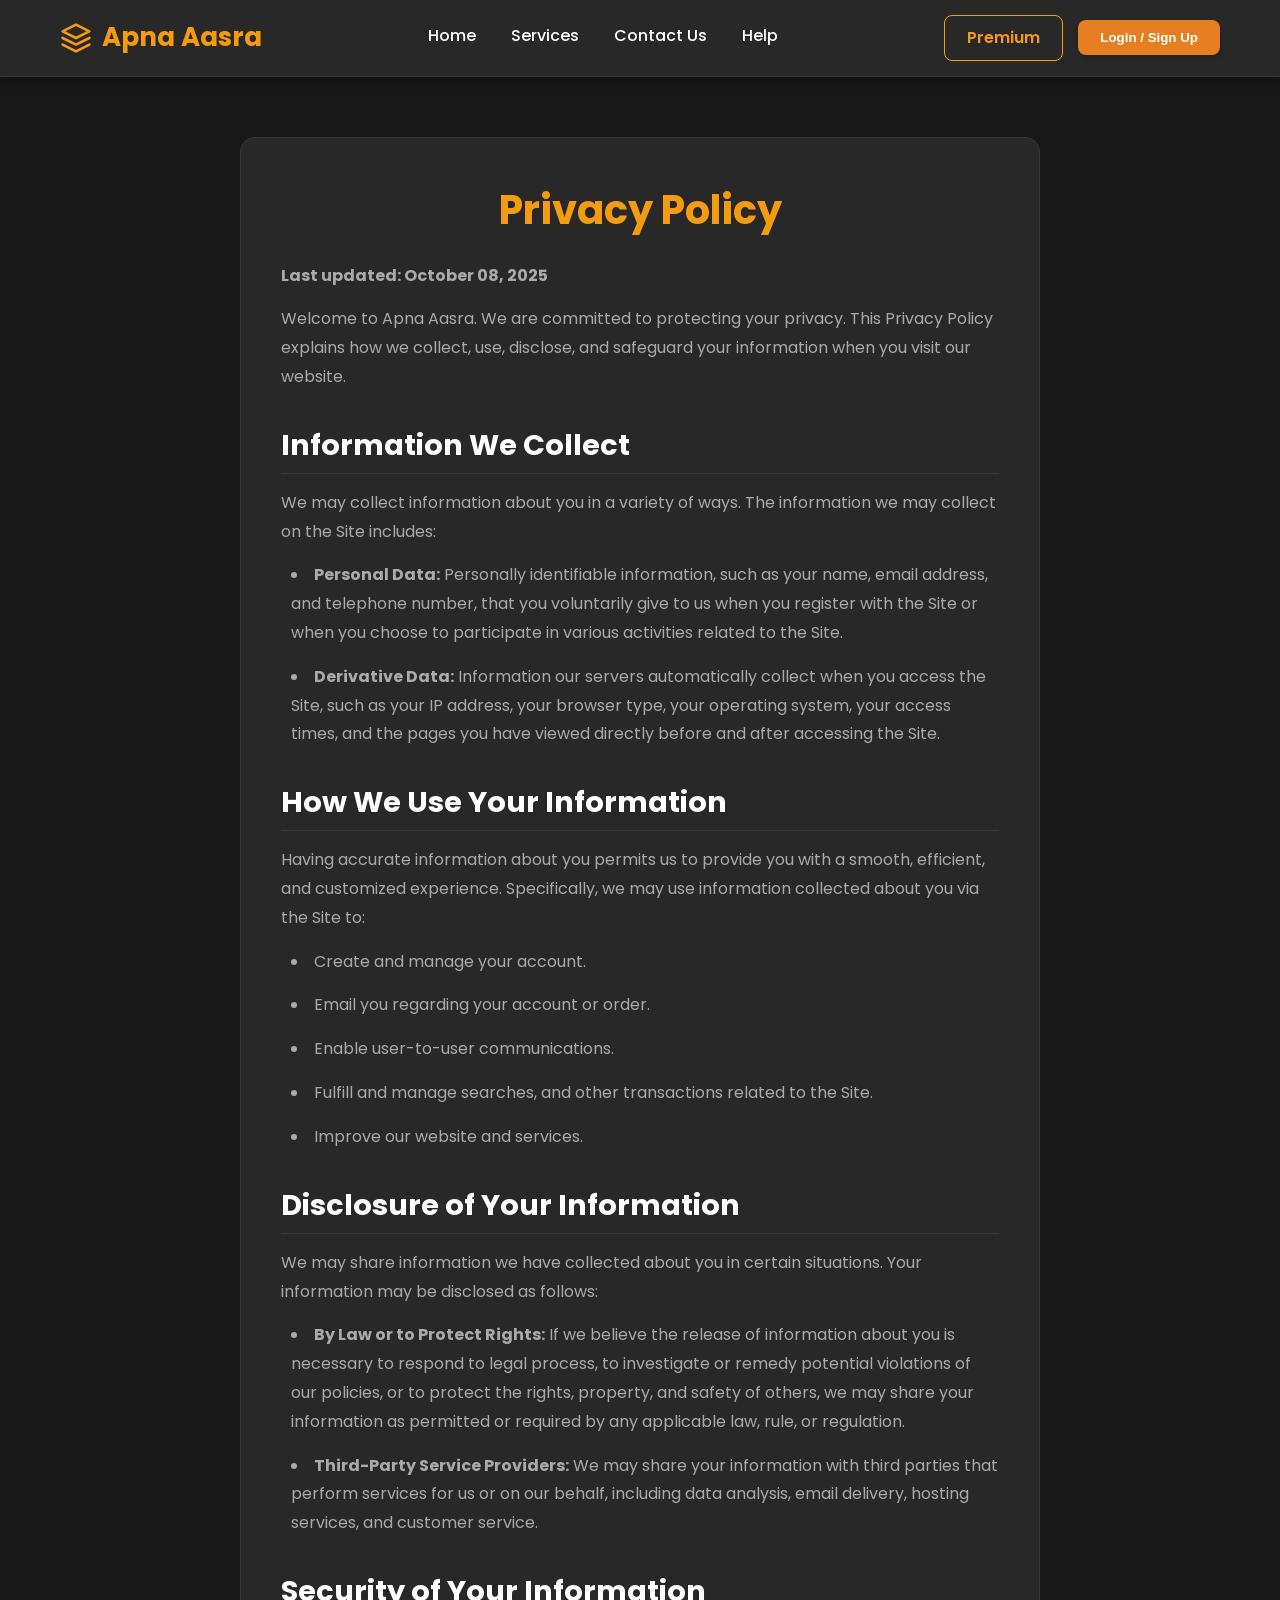
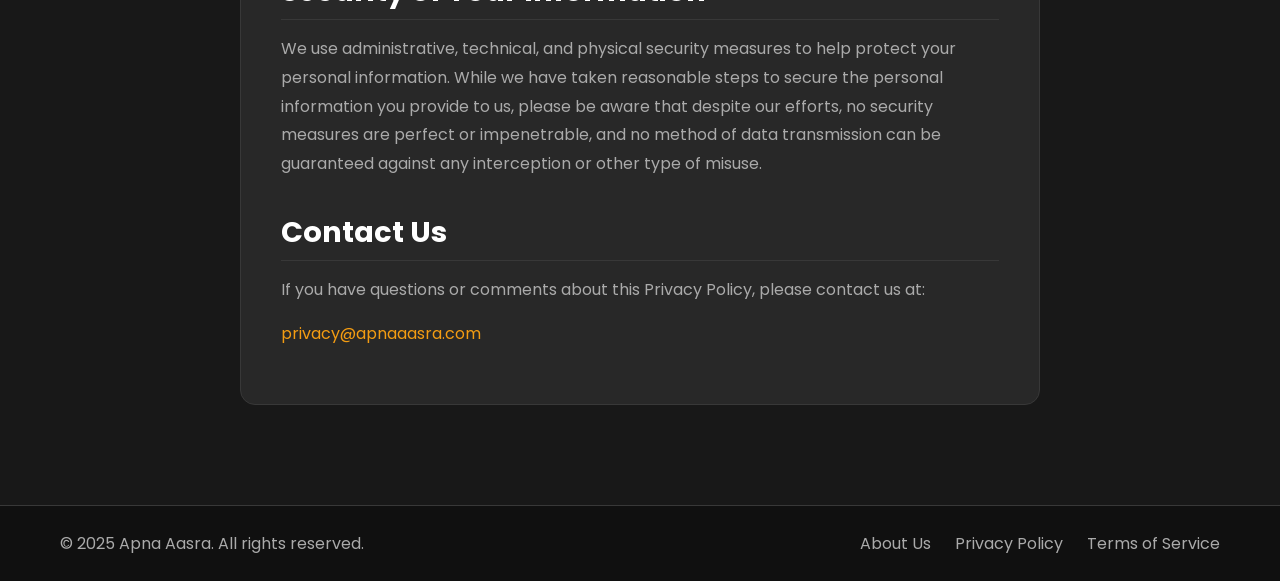
<file: privacy.html>
<!DOCTYPE html>
<html lang="en">
<head>
    <meta charset="UTF-8">
    <meta name="viewport" content="width=device-width, initial-scale=1.0">
    <title>Privacy Policy - Apna Aasra</title>
    <link rel="stylesheet" href="style.css">
</head>
<body>

    <!-- Header -->
    <header class="header">
        <div class="container navbar-content">
            <a href="index.html" class="logo">
                <svg class="logo-icon" width="32" height="32" viewBox="0 0 24 24" fill="none" xmlns="http://www.w3.org/2000/svg">
                    <path d="M12 2L2 7l10 5 10-5-10-5zM2 17l10 5 10-5" stroke-width="2" stroke-linecap="round" stroke-linejoin="round"/>
                    <path d="M2 12l10 5 10-5" stroke-width="2" stroke-linecap="round" stroke-linejoin="round"/>
                </svg>
                Apna Aasra
            </a>
            <nav class="nav-links">
                <a href="index.html">Home</a>
                <a href="#">Services</a>
                <a href="mailto:jugnu.xd@gmail.com">Contact Us</a>
                <a href="#">Help</a>
            </nav>
            <div class="header-actions">
                <a href="#" class="premium-button">Premium</a>
                <button id="login-cta" class="cta-button">Login / Sign Up</button>
            </div>
        </div>
    </header>

    <!-- Main Content for Privacy Policy -->
    <main class="legal-content-section">
        <div class="container">
            <div class="legal-content">
                <h1>Privacy Policy</h1>
                <p><strong>Last updated: October 08, 2025</strong></p>

                <p>Welcome to Apna Aasra. We are committed to protecting your privacy. This Privacy Policy explains how we collect, use, disclose, and safeguard your information when you visit our website.</p>

                <h2>Information We Collect</h2>
                <p>We may collect information about you in a variety of ways. The information we may collect on the Site includes:</p>
                <ul>
                    <li><strong>Personal Data:</strong> Personally identifiable information, such as your name, email address, and telephone number, that you voluntarily give to us when you register with the Site or when you choose to participate in various activities related to the Site.</li>
                    <li><strong>Derivative Data:</strong> Information our servers automatically collect when you access the Site, such as your IP address, your browser type, your operating system, your access times, and the pages you have viewed directly before and after accessing the Site.</li>
                </ul>

                <h2>How We Use Your Information</h2>
                <p>Having accurate information about you permits us to provide you with a smooth, efficient, and customized experience. Specifically, we may use information collected about you via the Site to:</p>
                <ul>
                    <li>Create and manage your account.</li>
                    <li>Email you regarding your account or order.</li>
                    <li>Enable user-to-user communications.</li>
                    <li>Fulfill and manage searches, and other transactions related to the Site.</li>
                    <li>Improve our website and services.</li>
                </ul>

                <h2>Disclosure of Your Information</h2>
                <p>We may share information we have collected about you in certain situations. Your information may be disclosed as follows:</p>
                <ul>
                    <li><strong>By Law or to Protect Rights:</strong> If we believe the release of information about you is necessary to respond to legal process, to investigate or remedy potential violations of our policies, or to protect the rights, property, and safety of others, we may share your information as permitted or required by any applicable law, rule, or regulation.</li>
                    <li><strong>Third-Party Service Providers:</strong> We may share your information with third parties that perform services for us or on our behalf, including data analysis, email delivery, hosting services, and customer service.</li>
                </ul>
                
                <h2>Security of Your Information</h2>
                <p>We use administrative, technical, and physical security measures to help protect your personal information. While we have taken reasonable steps to secure the personal information you provide to us, please be aware that despite our efforts, no security measures are perfect or impenetrable, and no method of data transmission can be guaranteed against any interception or other type of misuse.</p>

                <h2>Contact Us</h2>
                <p>If you have questions or comments about this Privacy Policy, please contact us at:</p>
                <p><a href="mailto:privacy@apnaaasra.com">privacy@apnaaasra.com</a></p>
            </div>
        </div>
    </main>


    <!-- Footer -->
    <footer class="footer">
        <div class="container">
            <p>&copy; 2025 Apna Aasra. All rights reserved.</p>
            <div class="footer-links">
                <a href="about.html">About Us</a>
                <a href="privacy.html">Privacy Policy</a>
                <a href="#">Terms of Service</a>
            </div>
        </div>
    </footer>

    <!-- JS Link -->
    <script src="script.js"></script>

</body>
</html>
</file>
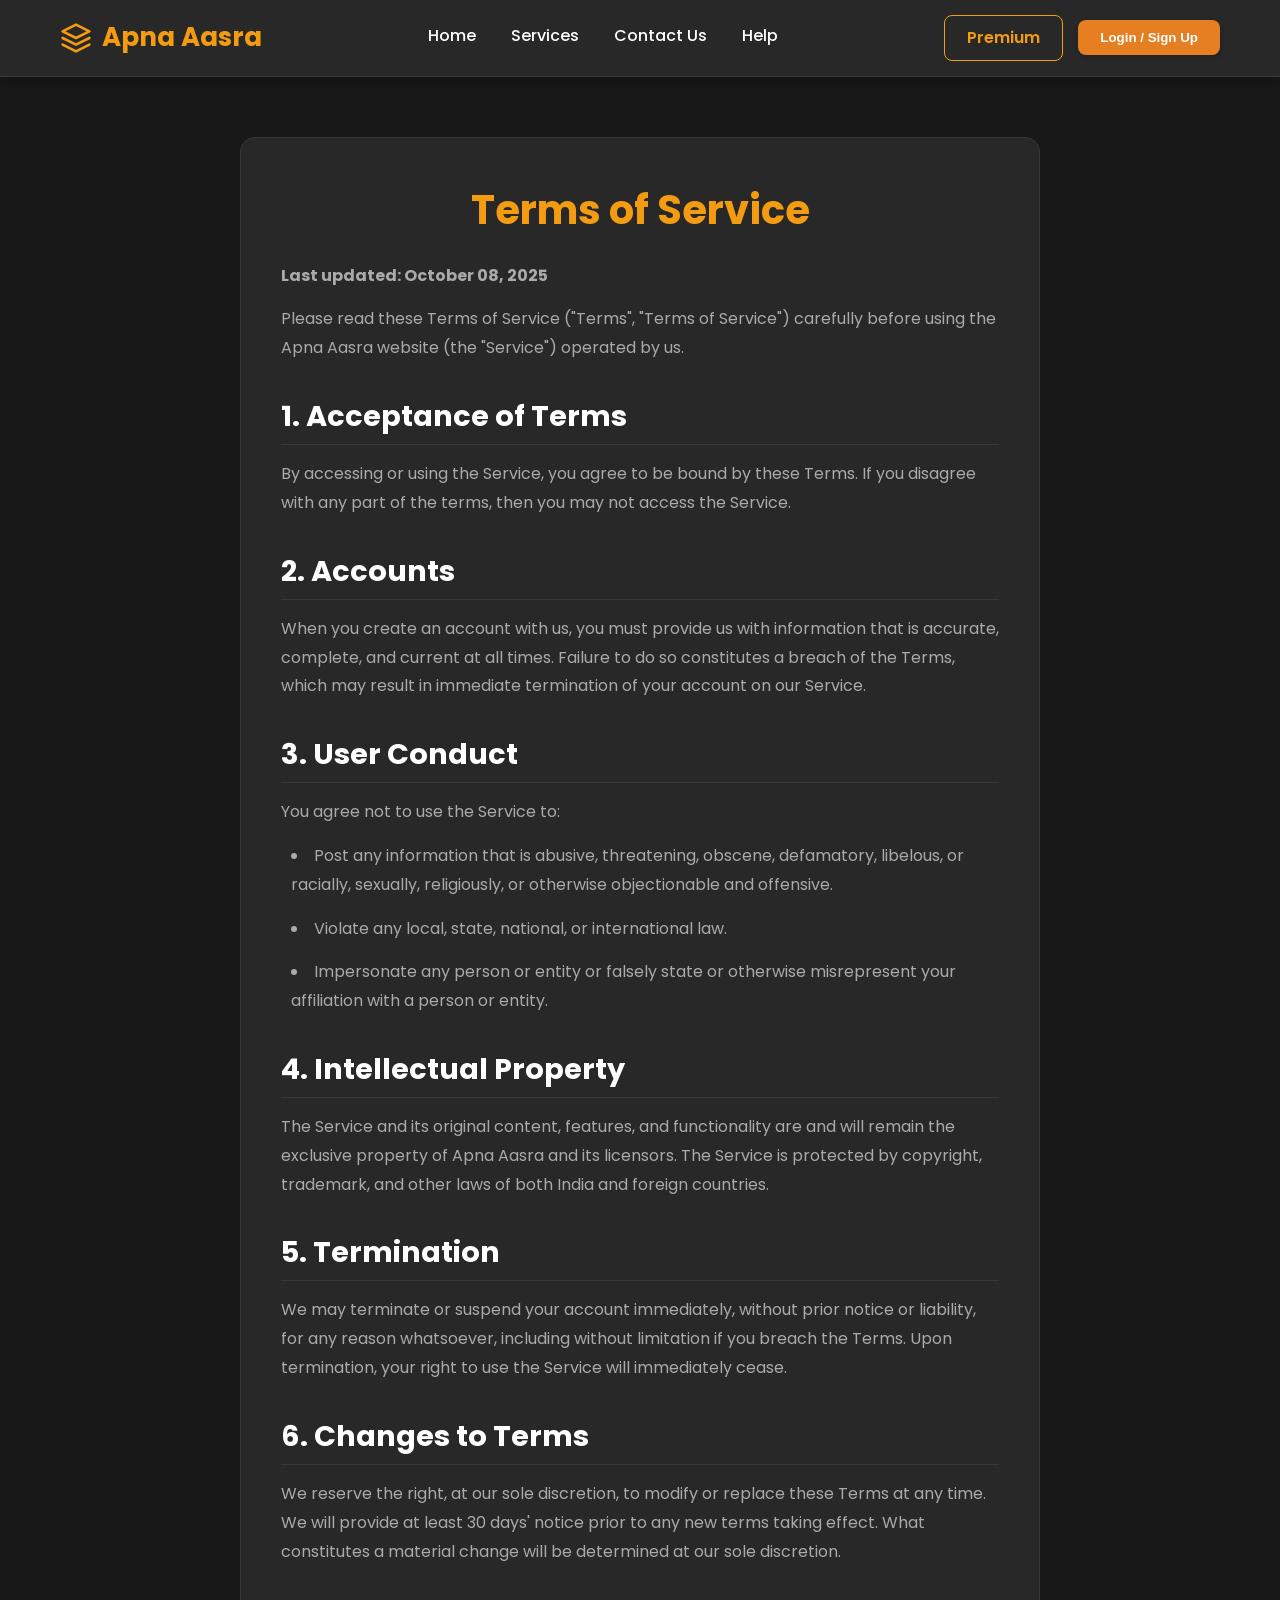
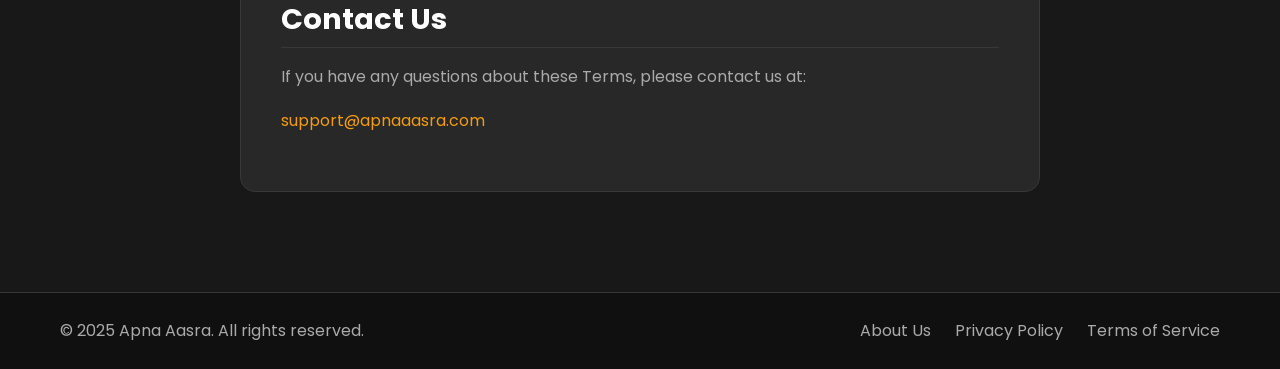
<file: terms.html>
<!DOCTYPE html>
<html lang="en">
<head>
    <meta charset="UTF-8">
    <meta name="viewport" content="width=device-width, initial-scale=1.0">
    <title>Terms of Service - Apna Aasra</title>
    <link rel="stylesheet" href="style.css">
</head>
<body>

    <!-- Header -->
    <header class="header">
        <div class="container navbar-content">
            <a href="index.html" class="logo">
                <svg class="logo-icon" width="32" height="32" viewBox="0 0 24 24" fill="none" xmlns="http://www.w3.org/2000/svg">
                    <path d="M12 2L2 7l10 5 10-5-10-5zM2 17l10 5 10-5" stroke-width="2" stroke-linecap="round" stroke-linejoin="round"/>
                    <path d="M2 12l10 5 10-5" stroke-width="2" stroke-linecap="round" stroke-linejoin="round"/>
                </svg>
                Apna Aasra
            </a>
            <nav class="nav-links">
                <a href="index.html">Home</a>
                <a href="#">Services</a>
                <a href="mailto:jugnu.xd@gmail.com">Contact Us</a>
                <a href="#">Help</a>
            </nav>
            <div class="header-actions">
                <a href="#" class="premium-button">Premium</a>
                <button id="login-cta" class="cta-button">Login / Sign Up</button>
            </div>
        </div>
    </header>

    <!-- Main Content for Terms of Service -->
    <main class="legal-content-section">
        <div class="container">
            <div class="legal-content">
                <h1>Terms of Service</h1>
                <p><strong>Last updated: October 08, 2025</strong></p>

                <p>Please read these Terms of Service ("Terms", "Terms of Service") carefully before using the Apna Aasra website (the "Service") operated by us.</p>

                <h2>1. Acceptance of Terms</h2>
                <p>By accessing or using the Service, you agree to be bound by these Terms. If you disagree with any part of the terms, then you may not access the Service.</p>

                <h2>2. Accounts</h2>
                <p>When you create an account with us, you must provide us with information that is accurate, complete, and current at all times. Failure to do so constitutes a breach of the Terms, which may result in immediate termination of your account on our Service.</p>

                <h2>3. User Conduct</h2>
                <p>You agree not to use the Service to:</p>
                <ul>
                    <li>Post any information that is abusive, threatening, obscene, defamatory, libelous, or racially, sexually, religiously, or otherwise objectionable and offensive.</li>
                    <li>Violate any local, state, national, or international law.</li>
                    <li>Impersonate any person or entity or falsely state or otherwise misrepresent your affiliation with a person or entity.</li>
                </ul>

                <h2>4. Intellectual Property</h2>
                <p>The Service and its original content, features, and functionality are and will remain the exclusive property of Apna Aasra and its licensors. The Service is protected by copyright, trademark, and other laws of both India and foreign countries.</p>

                <h2>5. Termination</h2>
                <p>We may terminate or suspend your account immediately, without prior notice or liability, for any reason whatsoever, including without limitation if you breach the Terms. Upon termination, your right to use the Service will immediately cease.</p>

                <h2>6. Changes to Terms</h2>
                <p>We reserve the right, at our sole discretion, to modify or replace these Terms at any time. We will provide at least 30 days' notice prior to any new terms taking effect. What constitutes a material change will be determined at our sole discretion.</p>

                <h2>Contact Us</h2>
                <p>If you have any questions about these Terms, please contact us at:</p>
                <p><a href="mailto:support@apnaaasra.com">support@apnaaasra.com</a></p>
            </div>
        </div>
    </main>

    <!-- Footer -->
    <footer class="footer">
        <div class="container">
            <p>&copy; 2025 Apna Aasra. All rights reserved.</p>
            <div class="footer-links">
                <a href="about.html">About Us</a>
                <a href="privacy.html">Privacy Policy</a>
                <a href="terms.html">Terms of Service</a>
            </div>
        </div>
    </footer>

    <!-- JS Link -->
    <script src="script.js"></script>

</body>
</html>
</file>
<file: style.css>
/* Google Fonts Import */
@import url('https://fonts.googleapis.com/css2?family=Poppins:wght@400;500;600;700&display=swap');

/* --- DEFAULT DARK MODE PALETTE --- */
:root {
    --primary-gold: #F39C12;
    --accent-orange: #E67E22;
    --background-dark: #181818;
    --background-light: #282828;
    --text-primary: #FFFFFF;
    --text-secondary: #AAAAAA;
    --border-color: #383838;
}

/* --- LIGHT MODE PALETTE --- */
/* This is applied when the body has the 'light-mode' class */
body.light-mode {
    --primary-gold: #e67e22; /* A slightly darker orange for better contrast */
    --accent-orange: #d35400;
    --background-dark: #f4f4f9; /* Off-white background */
    --background-light: #ffffff; /* White for cards */
    --text-primary: #181818; /* Dark text */
    --text-secondary: #555555; /* Medium gray text */
    --border-color: #dddddd; /* Light gray borders */
}

* {
    box-sizing: border-box;
    margin: 0;
    padding: 0;
}

body {
    font-family: 'Poppins', sans-serif;
    /* Transitions for smooth color changes */
    transition: background-color 0.3s ease, color 0.3s ease;
    background-color: var(--background-dark);
    color: var(--text-primary);
    line-height: 1.6;
}

.container {
    max-width: 1200px;
    margin: 0 auto;
    padding: 0 20px;
}

/* Header & Navbar Styling with Shading */
.header {
    background-color: var(--background-light);
    padding: 15px 0;
    box-shadow: 0 4px 12px rgba(0,0,0,0.3);
    position: sticky;
    top: 0;
    z-index: 1000;
    border-bottom: 1px solid var(--border-color);
    transition: background-color 0.3s ease, border-color 0.3s ease;
}

.navbar-content {
    display: flex;
    justify-content: space-between;
    align-items: center;
}

.logo {
    display: flex;
    align-items: center;
    gap: 10px;
    font-size: 26px;
    font-weight: 700;
    color: var(--primary-gold);
    text-decoration: none;
}

.logo-icon {
    stroke: var(--primary-gold);
}

.nav-links {
    display: flex;
    gap: 35px;
}

.nav-links a {
    text-decoration: none;
    color: var(--text-primary);
    font-weight: 500;
    position: relative;
    padding-bottom: 5px;
    transition: color 0.3s ease;
}

.nav-links a:hover {
    color: var(--primary-gold);
}

.nav-links a::after {
    content: '';
    position: absolute;
    bottom: 0;
    left: 0;
    width: 0;
    height: 2px;
    background-color: var(--primary-gold);
    transition: width 0.3s ease;
}

.nav-links a:hover::after {
    width: 100%;
}

.header-actions {
    display: flex;
    align-items: center;
    gap: 15px;
}

/* Theme Toggle Button Styles */
.theme-toggle-button {
    background: var(--background-dark);
    border: 1px solid var(--border-color);
    color: var(--text-secondary);
    width: 40px;
    height: 40px;
    border-radius: 50%;
    cursor: pointer;
    display: flex;
    justify-content: center;
    align-items: center;
    transition: all 0.3s ease;
}
.theme-toggle-button:hover {
    border-color: var(--primary-gold);
    color: var(--primary-gold);
}
.theme-toggle-button .icon {
    width: 20px;
    height: 20px;
}
/* Hide one icon at a time */
.light-mode .sun-icon { display: none; }
.moon-icon { display: block; }
.light-mode .moon-icon { display: none; }
.sun-icon { display: none; }


.premium-button {
    background-color: transparent;
    color: var(--primary-gold);
    padding: 9px 22px;
    border: 1px solid var(--primary-gold);
    border-radius: 8px;
    text-decoration: none;
    font-weight: 600;
    transition: background-color 0.3s ease, color 0.3s ease;
}

.premium-button:hover {
    background-color: var(--primary-gold);
    color: var(--background-dark);
}

.cta-button {
    background-color: var(--accent-orange);
    color: var(--text-primary);
    padding: 10px 22px;
    border: none;
    border-radius: 8px;
    text-decoration: none;
    font-weight: 600;
    cursor: pointer;
    box-shadow: 0 2px 5px rgba(0,0,0,0.2);
    transition: background-color 0.3s ease, transform 0.2s ease, box-shadow 0.3s ease;
}

.cta-button:hover {
    background-color: #D35400;
    transform: translateY(-2px);
    box-shadow: 0 4px 10px rgba(230, 126, 34, 0.3);
}

/* Hero Panel & Search */
.hero-panel {
    background: linear-gradient(rgba(24, 24, 24, 0.85), rgba(24, 24, 24, 0.85)), url('https://www.transparenttextures.com/patterns/subtle-carbon.png');
    padding: 80px 0;
    text-align: center;
}

.slider-container {
    position: relative;
    height: 60px;
    overflow: hidden;
    margin-bottom: 30px;
}

.slide {
    position: absolute;
    width: 100%;
    height: 100%;
    opacity: 0;
    transition: opacity 1.5s ease-in-out;
    display: flex;
    justify-content: center;
    align-items: center;
}

.slide.active {
    opacity: 1;
}

.slide h2 {
    font-size: 36px;
    font-weight: 600;
    color: var(--text-primary);
    text-shadow: 1px 1px 3px rgba(0,0,0,0.5);
}

.search-container {
    display: flex;
    justify-content: center;
    max-width: 600px;
    margin: 0 auto;
    background: var(--background-light);
    border-radius: 12px;
    box-shadow: 0 4px 15px rgba(0,0,0,0.3);
    padding: 10px;
    border: 1px solid var(--border-color);
}

.search-container input {
    flex-grow: 1;
    border: none;
    font-size: 16px;
    padding: 10px;
    outline: none;
    background: transparent;
    color: var(--text-primary);
}

.search-container input::placeholder {
    color: var(--text-secondary);
}

.search-container button {
    background-color: var(--primary-gold);
    color: var(--background-dark);
    border: none;
    padding: 0 30px;
    border-radius: 8px;
    font-size: 16px;
    font-weight: 600;
    cursor: pointer;
    transition: background-color 0.3s ease;
}

.search-container button:hover {
    background-color: #F5B041;
}


/* Main Content Layout */
.main-layout {
    display: flex;
    gap: 30px;
    padding-top: 40px;
    padding-bottom: 40px;
}

/* Filter Sidebar */
.filter-sidebar {
    width: 250px;
    flex-shrink: 0;
    background: var(--background-light);
    padding: 25px;
    border-radius: 15px;
    border: 1px solid var(--border-color);
    align-self: flex-start; /* Makes sidebar stick to top */
}

.filter-sidebar h3 {
    font-size: 22px;
    color: var(--primary-gold);
    margin-bottom: 20px;
    padding-bottom: 10px;
    border-bottom: 1px solid var(--border-color);
}

.filter-group {
    margin-bottom: 25px;
}

.filter-group h4, .floating-filters h4 {
    font-size: 16px;
    font-weight: 500;
    margin-bottom: 15px;
    color: var(--text-primary);
}
.floating-filters h4 {
    margin-bottom: 20px;
}


.filter-option label {
    display: flex;
    align-items: center;
    gap: 10px;
    cursor: pointer;
    margin-bottom: 10px;
    color: var(--text-secondary);
}

.price-slider {
    width: 100%;
    cursor: pointer;
}

.price-display {
    text-align: center;
    margin-top: 10px;
    font-size: 14px;
    color: var(--text-secondary);
}

#price-value, #tiffin-price-value, #laundry-price-value {
    font-weight: 600;
    color: var(--text-primary);
}

.location-tags {
    display: flex;
    flex-wrap: wrap;
    gap: 10px;
}

.location-tags span {
    background-color: var(--background-dark);
    padding: 5px 12px;
    border-radius: 20px;
    font-size: 12px;
    cursor: pointer;
    transition: background-color 0.3s ease, color 0.3s ease;
    border: 1px solid var(--border-color);
}

.location-tags span:hover {
    background-color: var(--primary-gold);
    color: var(--background-dark);
    border-color: var(--primary-gold);
}


/* PG Listings Section */
.listings-section {
    flex-grow: 1;
}

.listings-grid {
    display: grid;
    grid-template-columns: repeat(auto-fit, minmax(260px, 1fr));
    gap: 30px;
}

.pg-card {
    background: var(--background-light);
    border-radius: 15px;
    box-shadow: 0 5px 15px rgba(0,0,0,0.3);
    overflow: hidden;
    display: flex;
    flex-direction: column;
    transition: transform 0.3s ease, box-shadow 0.3s ease, background-color 0.3s ease, border-color 0.3s ease;
    border: 1px solid var(--border-color);
}

.pg-card:hover {
    transform: translateY(-8px);
    box-shadow: 0 10px 25px rgba(0,0,0,0.4);
}

.pg-card img {
    width: 100%;
    height: 200px;
    object-fit: cover;
}

.card-content {
    padding: 20px;
    flex-grow: 1;
    display: flex;
    flex-direction: column;
}

.card-content h3 {
    font-size: 20px;
    margin-bottom: 5px;
    color: var(--text-primary);
}

.card-content .location {
    color: var(--text-secondary);
    margin-bottom: 15px;
}

.card-content .price {
    font-weight: 600;
    font-size: 18px;
    color: var(--primary-gold);
    margin-top: auto;
    margin-bottom: 15px;
}

.details-button {
    background-color: var(--accent-orange);
    color: var(--text-primary);
    text-align: center;
    padding: 10px;
    border-radius: 8px;
    text-decoration: none;
    font-weight: 500;
    transition: background-color 0.3s ease;
}

.details-button:hover {
    background-color: #D35400;
}

/* --- ABOUT US PAGE STYLES --- */
.about-section, .team-section {
    padding: 60px 0;
    text-align: center;
}

.about-section h1, .team-section h2 {
    font-size: 3em;
    color: var(--primary-gold);
    margin-bottom: 20px;
}

.about-section p, .team-section p {
    max-width: 800px;
    margin: 0 auto 40px auto;
    font-size: 1.1em;
    color: var(--text-secondary);
}

/* CORRECTED Team Grid for 5 members in one row */
.team-grid {
    display: grid;
    grid-template-columns: repeat(5, 1fr); /* Creates 5 equal columns */
    gap: 20px; /* Reduced gap to fit them better */
    margin-top: 40px;
}

.team-member-card {
    background: var(--background-light);
    padding: 20px;
    border-radius: 15px;
    border: 1px solid var(--border-color);
    box-shadow: 0 5px 15px rgba(0,0,0,0.3);
    text-align: center;
    transition: transform 0.3s ease, box-shadow 0.3s ease, background-color 0.3s ease, border-color 0.3s ease;
}

.team-member-card:hover {
    transform: translateY(-8px);
    box-shadow: 0 10px 25px rgba(0,0,0,0.4);
}

.team-member-card img {
    width: 120px; /* Made image smaller */
    height: 120px; /* Made image smaller */
    border-radius: 50%;
    object-fit: cover;
    margin-bottom: 15px; /* Adjusted margin */
    border: 3px solid var(--primary-gold);
}

.team-member-card h3 {
    font-size: 1.2em; /* Made font smaller */
    color: var(--text-primary);
    margin-bottom: 5px;
}

.team-member-card h4 {
    font-size: 0.9em; /* Made font smaller */
    color: var(--primary-gold);
    font-weight: 500;
    margin-bottom: 10px;
}

.team-member-card p {
    font-size: 0.85em; /* Made font smaller */
    color: var(--text-secondary);
    max-width: 100%;
    margin-bottom: 0;
}

/* --- PRIVACY POLICY & LEGAL PAGES --- */
.legal-content-section {
    padding: 60px 0;
}

.legal-content {
    max-width: 800px;
    margin: 0 auto;
    background: var(--background-light);
    padding: 40px;
    border-radius: 15px;
    border: 1px solid var(--border-color);
    transition: background-color 0.3s ease, border-color 0.3s ease;
}

.legal-content h1 {
    font-size: 2.5em;
    color: var(--primary-gold);
    margin-bottom: 20px;
    text-align: center;
}

.legal-content h2 {
    font-size: 1.8em;
    color: var(--text-primary);
    margin-top: 30px;
    margin-bottom: 15px;
    padding-bottom: 5px;
    border-bottom: 1px solid var(--border-color);
}

.legal-content p, .legal-content li {
    font-size: 1em;
    color: var(--text-secondary);
    margin-bottom: 15px;
    line-height: 1.8;
}

.legal-content ul {
    list-style-position: inside;
    padding-left: 10px;
}

.legal-content a {
    color: var(--primary-gold);
    text-decoration: none;
}

.legal-content a:hover {
    text-decoration: underline;
}


/* --- HELP & FAQ PAGE --- */
.faq-section {
    padding: 60px 0;
    text-align: center;
}

.faq-section h1 {
    font-size: 3em;
    color: var(--primary-gold);
    margin-bottom: 10px;
}

.faq-section > .container > p {
    max-width: 800px;
    margin: 0 auto 40px auto;
    font-size: 1.1em;
    color: var(--text-secondary);
}

.faq-container {
    max-width: 800px;
    margin: 0 auto;
    text-align: left;
}

.faq-item {
    background: var(--background-light);
    border-radius: 10px;
    margin-bottom: 15px;
    border: 1px solid var(--border-color);
    overflow: hidden;
    transition: background-color 0.3s ease, border-color 0.3s ease;
}

.faq-question {
    width: 100%;
    padding: 20px;
    display: flex;
    justify-content: space-between;
    align-items: center;
    cursor: pointer;
    background: transparent;
    border: none;
    font-family: 'Poppins', sans-serif;
    font-size: 18px;
    font-weight: 500;
    color: var(--text-primary);
    text-align: left;
}

.faq-icon {
    font-size: 24px;
    font-weight: 500;
    color: var(--primary-gold);
    transition: transform 0.3s ease;
}

.faq-item.active .faq-icon {
    transform: rotate(45deg);
}

.faq-answer {
    max-height: 0;
    overflow: hidden;
    transition: max-height 0.4s ease, padding 0.4s ease;
}

.faq-answer p {
    padding: 0 20px 20px 20px;
    font-size: 1em;
    color: var(--text-secondary);
    margin: 0;
    line-height: 1.8;
}

/* --- SERVICES PAGE --- */
.services-section {
    padding: 60px 0;
    text-align: center;
}
.services-section h1 {
    font-size: 3em;
    color: var(--primary-gold);
    margin-bottom: 10px;
}
.services-section > .container > p {
    max-width: 800px;
    margin: 0 auto 40px auto;
    font-size: 1.1em;
    color: var(--text-secondary);
}
.services-grid {
    display: grid;
    grid-template-columns: repeat(3, 1fr);
    gap: 30px;
    margin-top: 40px;
}
.service-card {
    background: var(--background-light);
    padding: 40px 30px;
    border-radius: 15px;
    border: 1px solid var(--border-color);
    box-shadow: 0 5px 15px rgba(0,0,0,0.3);
    text-align: center;
    transition: transform 0.3s ease, box-shadow 0.3s ease, background-color 0.3s ease, border-color 0.3s ease;
}
.service-card-link {
    text-decoration: none;
}
.service-card:hover {
    transform: translateY(-8px);
    box-shadow: 0 10px 25px rgba(0,0,0,0.4);
}
.service-icon {
    margin-bottom: 20px;
    color: var(--primary-gold);
}
.service-icon svg {
    stroke: var(--primary-gold);
}
.service-card h3 {
    font-size: 1.8em;
    color: var(--text-primary);
    margin-bottom: 15px;
}
.service-card p {
    font-size: 1em;
    color: var(--text-secondary);
    line-height: 1.8;
}
.placeholder-card {
    border: 2px dashed var(--border-color);
    background: transparent;
    box-shadow: none;
    cursor: not-allowed;
}
.placeholder-card:hover {
    transform: none;
    box-shadow: none;
    border-color: var(--primary-gold);
}

/* --- GENERIC PROVIDER LISTINGS (Tiffin, Laundry, etc.) --- */
.provider-listings-section {
    padding: 60px 0;
}
.provider-listings-section h1 {
    font-size: 3em;
    color: var(--primary-gold);
    margin-bottom: 10px;
    text-align: center;
}
.provider-listings-section > .container > p {
    max-width: 800px;
    margin: 0 auto 40px auto;
    font-size: 1.1em;
    color: var(--text-secondary);
    text-align: center;
}
.provider-grid {
    display: grid;
    grid-template-columns: repeat(auto-fill, minmax(320px, 1fr));
    gap: 30px;
}
.provider-card {
    background: var(--background-light);
    border-radius: 15px;
    box-shadow: 0 5px 15px rgba(0,0,0,0.3);
    overflow: hidden;
    display: flex;
    flex-direction: column;
    transition: transform 0.3s ease, box-shadow 0.3s ease, background-color 0.3s ease, border-color 0.3s ease;
    border: 1px solid var(--border-color);
}
.provider-card:hover {
    transform: translateY(-8px);
    box-shadow: 0 10px 25px rgba(0,0,0,0.4);
}
.provider-card img {
    width: 100%;
    height: 200px;
    object-fit: cover;
}
.provider-content {
    padding: 20px;
    display: flex;
    flex-direction: column;
    flex-grow: 1;
}
.provider-content h3 {
    font-size: 22px;
    color: var(--text-primary);
    margin-bottom: 10px;
}
.provider-tags {
    display: flex;
    flex-wrap: wrap;
    gap: 10px;
    margin-bottom: 15px;
}
.provider-tags .tag {
    font-size: 12px;
    padding: 4px 10px;
    border-radius: 20px;
    font-weight: 500;
    color: var(--text-primary);
}
.tag.veg {
    background-color: #27ae60;
}
.tag.non-veg {
    background-color: #c0392b;
}
.tag.laundry {
    background-color: #2980b9;
}
.provider-content .description {
    color: var(--text-secondary);
    font-size: 14px;
    margin-bottom: 20px;
    flex-grow: 1;
}
.provider-footer {
    display: flex;
    justify-content: space-between;
    align-items: center;
    margin-top: auto;
}
.provider-footer .price {
    font-weight: 600;
    font-size: 18px;
    color: var(--primary-gold);
}

/* --- PREMIUM PAGE --- */
.premium-section {
    padding: 60px 0;
    text-align: center;
}
.premium-section h1 {
    font-size: 3em;
    color: var(--primary-gold);
    margin-bottom: 10px;
}
.premium-section > .container > p {
    max-width: 800px;
    margin: 0 auto 50px auto;
    font-size: 1.1em;
    color: var(--text-secondary);
}
.plans-grid {
    display: grid;
    grid-template-columns: 1fr 1fr;
    gap: 40px;
    max-width: 900px;
    margin: 0 auto;
}
.plan-card {
    background: var(--background-light);
    padding: 40px;
    border-radius: 15px;
    border: 2px solid var(--border-color);
    box-shadow: 0 5px 15px rgba(0,0,0,0.3);
    text-align: left;
    transition: transform 0.3s ease, box-shadow 0.3s ease, border-color 0.3s ease, background-color 0.3s ease;
    position: relative;
    overflow: hidden;
}
.plan-card:hover {
    transform: translateY(-8px);
    box-shadow: 0 10px 25px rgba(0,0,0,0.4);
    border-color: var(--accent-orange);
}
.plan-card.popular {
    border-color: var(--primary-gold);
    transform: scale(1.05);
}
.plan-card.popular:hover {
    border-color: var(--primary-gold);
    transform: scale(1.05) translateY(-8px);
}
.popular-badge {
    position: absolute;
    top: 15px;
    right: -40px;
    background: var(--primary-gold);
    color: var(--background-dark);
    padding: 5px 40px;
    transform: rotate(45deg);
    font-size: 12px;
    font-weight: 600;
}
.plan-card h3 {
    font-size: 2em;
    color: var(--text-primary);
    margin-bottom: 10px;
}
.plan-price {
    font-size: 2.5em;
    font-weight: 700;
    color: var(--primary-gold);
    margin-bottom: 25px;
}
.plan-price span {
    font-size: 0.4em;
    font-weight: 400;
    color: var(--text-secondary);
}
.plan-benefits {
    list-style: none;
    margin-bottom: 30px;
}
.plan-benefits li {
    display: flex;
    align-items: center;
    gap: 15px;
    margin-bottom: 15px;
    color: var(--text-secondary);
}
.plan-benefits svg {
    stroke: #27ae60; /* Green checkmark */
    flex-shrink: 0;
}
.purchase-button {
    display: block;
    width: 100%;
    text-align: center;
    padding: 15px;
    background-color: var(--accent-orange);
    color: var(--text-primary);
    border-radius: 8px;
    text-decoration: none;
    font-weight: 600;
    font-size: 18px;
    transition: background-color 0.3s ease;
}
.purchase-button:hover {
    background-color: #D35400;
}
.plan-card.popular .purchase-button {
    background-color: var(--primary-gold);
    color: var(--background-dark);
}
.plan-card.popular .purchase-button:hover {
    background-color: #F5B041;
}

/* --- PAYMENT PAGE --- */
.payment-section {
    padding: 60px 0;
}
.payment-container {
    display: grid;
    grid-template-columns: 1fr 2fr;
    gap: 50px;
    max-width: 900px;
    margin: 0 auto;
    background: var(--background-light);
    border-radius: 15px;
    padding: 40px;
    border: 1px solid var(--border-color);
    transition: background-color 0.3s ease, border-color 0.3s ease;
}
.order-summary {
    border-right: 1px solid var(--border-color);
    padding-right: 50px;
}
.order-summary h2, .payment-form h2 {
    font-size: 1.8em;
    color: var(--primary-gold);
    margin-bottom: 30px;
}
.summary-item {
    display: flex;
    justify-content: space-between;
    margin-bottom: 15px;
    color: var(--text-secondary);
}
.summary-item strong {
    color: var(--text-primary);
}
.order-summary hr {
    border: none;
    height: 1px;
    background-color: var(--border-color);
    margin: 20px 0;
}
.summary-item.total {
    font-size: 1.2em;
}
.payment-form .form-group {
    margin-bottom: 20px;
}
.payment-form label {
    display: block;
    margin-bottom: 8px;
    font-weight: 500;
    color: var(--text-secondary);
}
.payment-form input {
    width: 100%;
    padding: 12px;
    border: 1px solid var(--border-color);
    border-radius: 8px;
    font-family: 'Poppins', sans-serif;
    font-size: 16px;
    background-color: var(--background-dark);
    color: var(--text-primary);
    transition: border-color 0.3s, box-shadow 0.3s, background-color 0.3s, color 0.3s;
}
.payment-form input:focus {
    outline: none;
    border-color: var(--primary-gold);
    box-shadow: 0 0 0 3px rgba(243, 156, 18, 0.3);
}
.payment-form .form-row {
    display: flex;
    gap: 20px;
}
.pay-button {
    width: 100%;
    padding: 15px;
    margin-top: 10px;
    background-color: var(--accent-orange);
    border: none;
    border-radius: 8px;
    color: var(--text-primary);
    font-weight: 600;
    cursor: pointer;
    font-size: 18px;
    transition: background-color 0.3s ease;
}
.pay-button:hover {
    background-color: #D35400;
}


/* --- FLOATING FILTERS --- */
.floating-filters {
    position: fixed;
    bottom: 30px;
    right: 30px;
    background-color: var(--background-light);
    padding: 25px;
    border-radius: 15px;
    box-shadow: 0 8px 25px rgba(0,0,0,0.5);
    z-index: 999;
    border: 1px solid var(--border-color);
    width: 280px;
    transition: background-color 0.3s ease, border-color 0.3s ease;
}
.floating-filters h4 {
    color: var(--primary-gold);
    border-bottom: 1px solid var(--border-color);
    padding-bottom: 10px;
}


/* Footer */
.footer {
    background-color: #101010;
    color: var(--text-secondary);
    padding: 25px 0;
    text-align: center;
    border-top: 1px solid var(--border-color);
    margin-top: 40px;
    transition: background-color 0.3s ease, border-color 0.3s ease;
}

body.light-mode .footer {
    background-color: #e9e9f0;
}

.footer .container {
    display: flex;
    justify-content: space-between;
    align-items: center;
}

.footer-links a {
    color: var(--text-secondary);
    margin-left: 20px;
    text-decoration: none;
    transition: color 0.3s ease;
}

.footer-links a:hover {
    color: var(--primary-gold);
}

/* Login Modal & Backdrop */
.backdrop {
    position: fixed;
    top: 0;
    left: 0;
    width: 100%;
    height: 100%;
    background: rgba(0, 0, 0, 0.6);
    backdrop-filter: blur(5px);
    -webkit-backdrop-filter: blur(5px);
    z-index: 1999;
    opacity: 0;
    pointer-events: none;
    transition: opacity 0.3s ease;
}

.backdrop.active {
    opacity: 1;
    pointer-events: all;
}

.modal {
    position: fixed;
    top: 50%;
    left: 50%;
    transform: translate(-50%, -50%) scale(0.9);
    background: var(--background-light);
    padding: 40px;
    border-radius: 15px;
    box-shadow: 0 10px 40px rgba(0,0,0,0.5);
    z-index: 2000;
    width: 90%;
    max-width: 400px;
    opacity: 0;
    pointer-events: none;
    transition: opacity 0.3s ease, transform 0.3s ease, background-color 0.3s ease, border-color 0.3s ease;
    border: 1px solid var(--border-color);
}

.modal.active {
    opacity: 1;
    transform: translate(-50%, -50%) scale(1);
    pointer-events: all;
}

/* CORRECTED Modal Content to prevent resizing jump */
.modal .modal-content {
    position: relative;
    min-height: 420px; /* Set a minimum height to fit the taller signup form */
    display: flex;
    align-items: center;
}

.modal-content h2 {
    margin-top: 0;
    margin-bottom: 20px;
    text-align: center;
    font-weight: 600;
    color: var(--text-primary);
}

.close-button {
    position: absolute;
    top: -20px; /* Adjusted position */
    right: -15px; /* Adjusted position */
    font-size: 30px;
    font-weight: bold;
    color: var(--text-secondary);
    cursor: pointer;
    transition: color 0.3s ease;
    z-index: 10;
}
.close-button:hover {
    color: var(--text-primary);
}

.modal form {
    display: flex;
    flex-direction: column;
    width: 100%; /* Ensure forms take full width of content area */
    transition: opacity 0.3s ease-in-out, visibility 0.3s ease-in-out;
}

.modal label {
    margin-top: 15px;
    margin-bottom: 5px;
    font-weight: 500;
    color: var(--text-secondary);
}

.modal input {
    padding: 12px;
    border: 1px solid var(--border-color);
    border-radius: 8px;
    font-family: 'Poppins', sans-serif;
    font-size: 16px;
    background-color: var(--background-dark);
    color: var(--text-primary);
    transition: border-color 0.3s, box-shadow 0.3s, background-color 0.3s, color 0.3s;
}

.modal input:focus {
    outline: none;
    border-color: var(--primary-gold);
    box-shadow: 0 0 0 3px rgba(243, 156, 18, 0.3);
}

.modal button {
    margin-top: 25px;
    padding: 12px;
    background-color: var(--accent-orange);
    border: none;
    border-radius: 8px;
    color: var(--text-primary);
    font-weight: 600;
    cursor: pointer;
    font-size: 16px;
    transition: background-color 0.3s ease;
}
.modal button:hover {
    background-color: #D35400;
}

.modal p {
    text-align: center;
    margin-top: 20px;
    color: var(--text-secondary);
}
.modal p a {
    color: var(--primary-gold);
    text-decoration: none;
    font-weight: 500;
    cursor: pointer;
}

/* CORRECTED form hiding class for smooth transition */
.form--hidden {
    opacity: 0;
    visibility: hidden;
    position: absolute;
    pointer-events: none;
}

/* Responsive Design */
@media (max-width: 992px) {
    .nav-links {
        display: none; /* Hide nav links for a future mobile menu */
    }
    .main-layout {
        flex-direction: column;
    }
    .filter-sidebar {
        width: 100%;
        align-self: initial;
    }
    .plans-grid {
        grid-template-columns: 1fr;
    }
    .plan-card.popular {
        transform: scale(1);
    }
    .payment-container {
        grid-template-columns: 1fr;
    }
    .order-summary {
        border-right: none;
        border-bottom: 1px solid var(--border-color);
        padding-right: 0;
        padding-bottom: 30px;
    }
}

@media (max-width: 768px) {
    .footer .container {
        flex-direction: column;
        gap: 15px;
    }
    .slide h2 {
        font-size: 28px;
    }
    /* Make team grid stack on mobile */
    .team-grid {
        grid-template-columns: 1fr;
    }
    .services-grid {
        grid-template-columns: 1fr;
    }
    .provider-grid {
        grid-template-columns: 1fr;
    }
    .floating-filters {
        width: auto;
        left: 20px;
        right: 20px;
        bottom: 20px;
    }
}

@media (max-width: 480px) {
    .team-grid {
        /* On very small screens, make it 2 columns if possible */
        grid-template-columns: repeat(2, 1fr);
        gap: 15px;
    }
    .team-member-card img {
        width: 80px;
        height: 80px;
    }
    .team-member-card h3 {
        font-size: 1em;
    }
}
</file>
